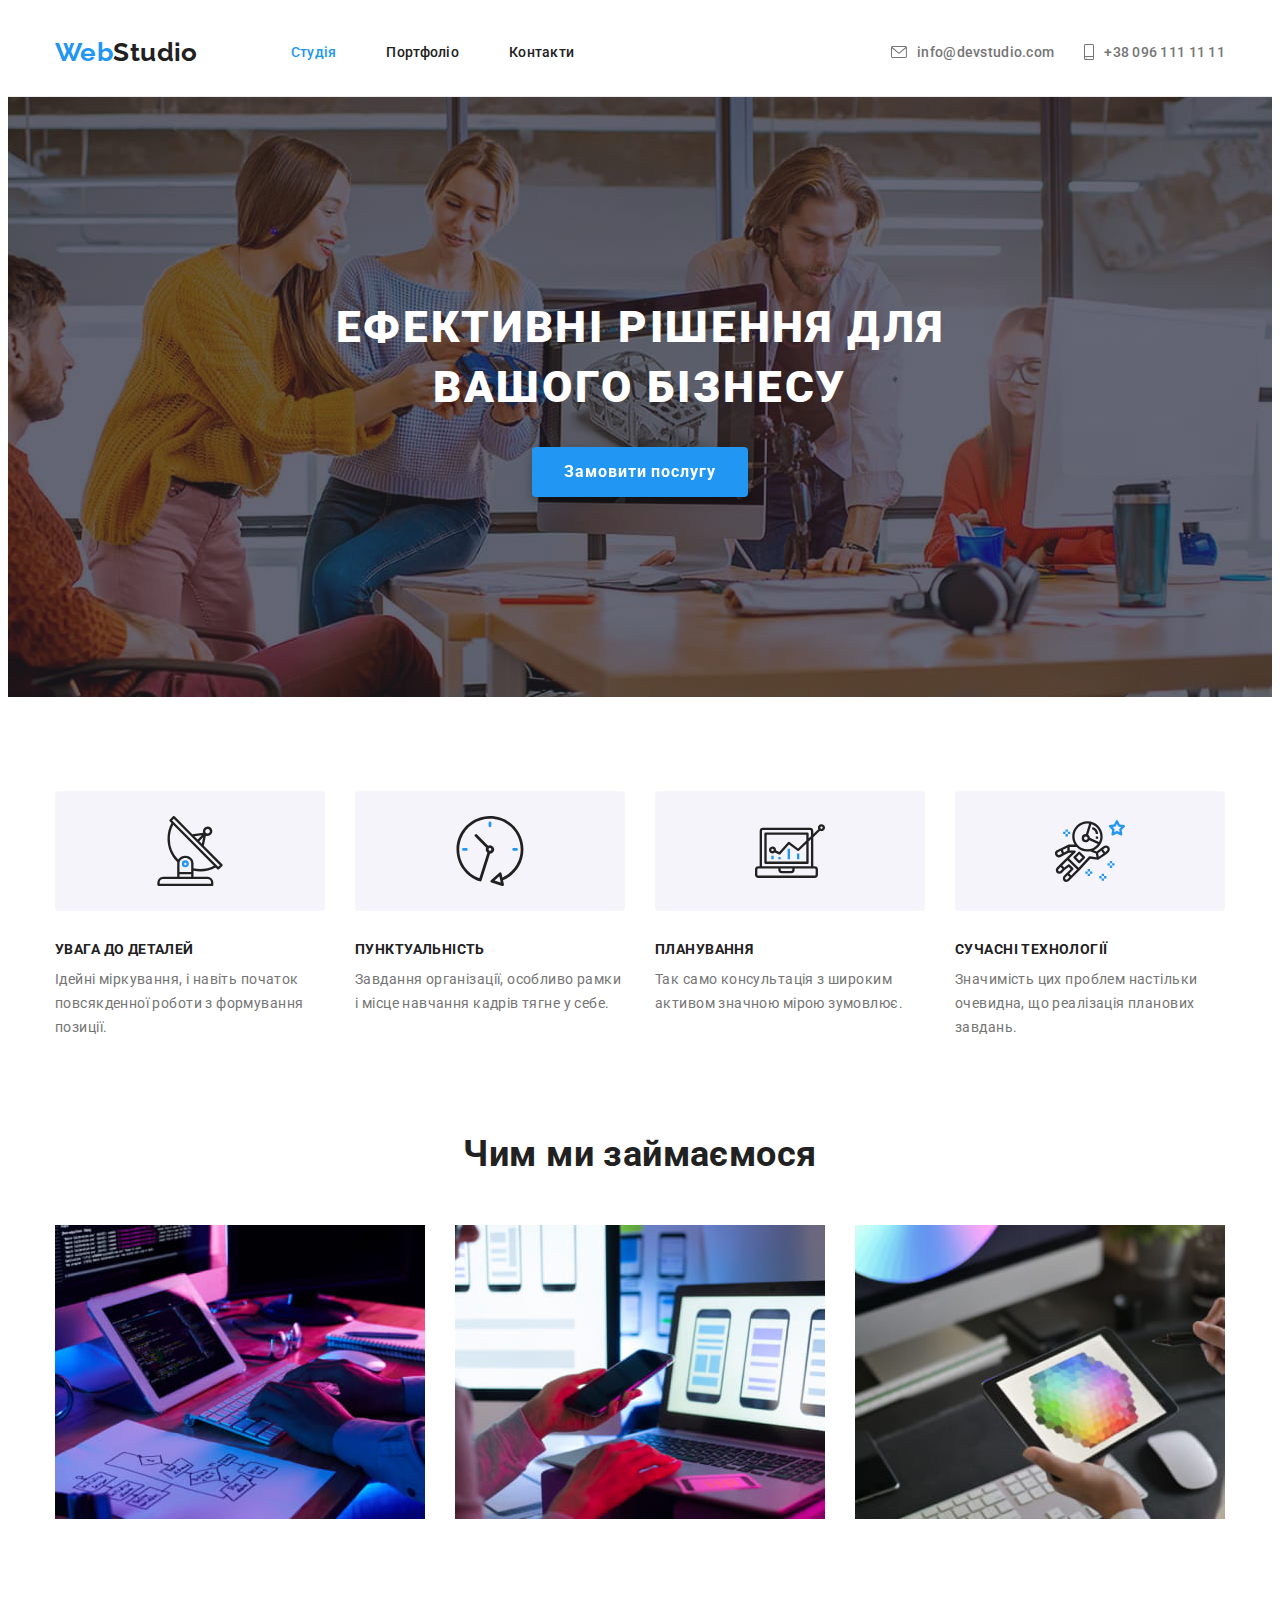
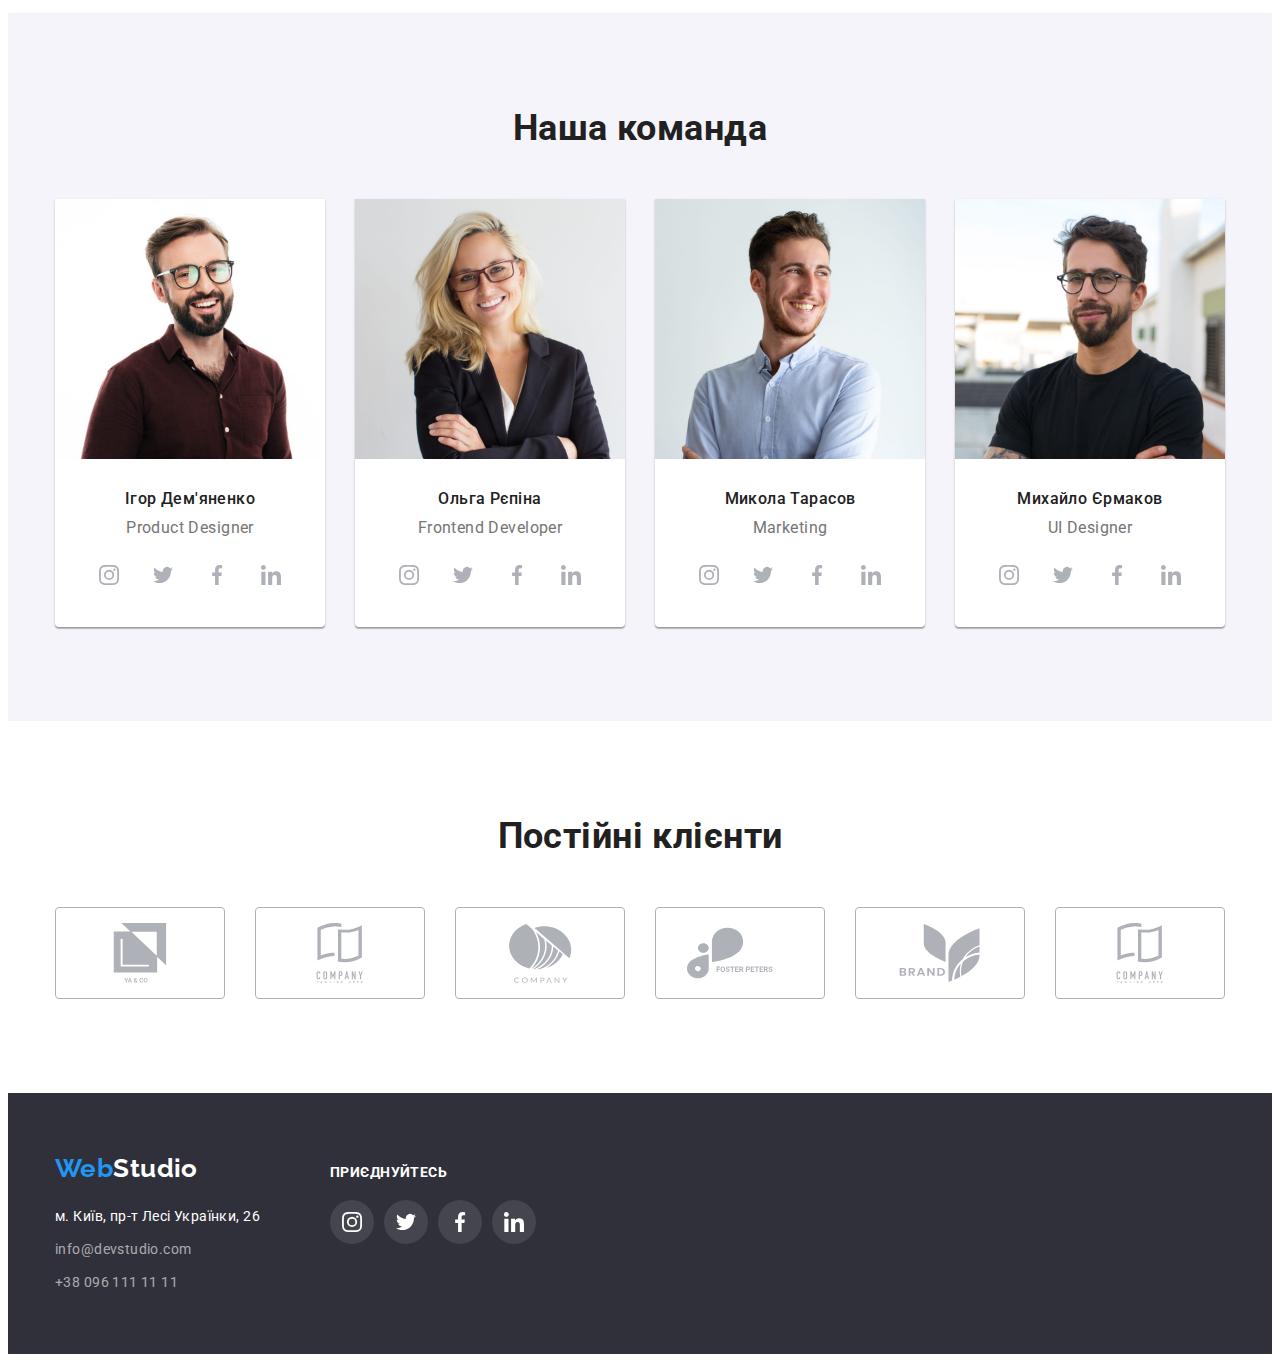
<file: index.html>
<!DOCTYPE html>
<html lang="uk">
  <head>
    <meta charset="UTF-8" />
    <meta http-equiv="X-UA-Compatible" content="IE=edge" />
    <meta name="viewport" content="width=device-width, initial-scale=1.0" />
    <title>Document</title>
    <!-- Шрифти -->
    <link rel="preconnect" href="https://fonts.googleapis.com" />
    <link rel="preconnect" href="https://fonts.gstatic.com" crossorigin />
    <link
      href="https://fonts.googleapis.com/css2?family=Raleway:wght@700&family=Roboto:wght@400;500;700;900&display=swap"
      rel="stylesheet"
    />
    <!-- Стилі -->
    <!-- Спочатку нормалізатор -->
    <link
      rel="stylesheet"
      href="https://cdnjs.cloudflare.com/ajax/libs/modern-normalize/1.1.0/modern-normalize.min.css"
      integrity="sha512-wpPYUAdjBVSE4KJnH1VR1HeZfpl1ub8YT/NKx4PuQ5NmX2tKuGu6U/JRp5y+Y8XG2tV+wKQpNHVUX03MfMFn9Q=="
      crossorigin="anonymous"
      referrerpolicy="no-referrer"
    />
    <!-- Власні стилі -->
    <link rel="stylesheet" href="./CSS/styles.css" />
  </head>
  <body class="page">
    <!--шапка-->
    <header class="header">
      <div class="container">
        <nav class="header-nav">
          <a class="logo header-logo" href="./index.html">
            <span class="logo-first-word">Web</span>Studio</a
          >
          <ul class="list header-list">
            <li class="header-item">
              <a class="header-nav-link link current-page" href="./index.html">Студія</a>
            </li>
            <li class="header-item">
              <a class="header-nav-link link" href="./portfilio.html">Портфоліо</a>
            </li>
            <li class="header-item">
              <!-- тимчасовий якір -->
              <a class="header-nav-link link" href="#contacts">Контакти</a>
            </li>
          </ul>
        </nav>
        <ul class="list header-cont-list">
          <li class="header-item">
            <a class="header-cont-link link" href="mailto:info@devstudio.com">
              <svg class="header-cont-icon" width="16" height="12">
                <use href="./images/icons.svg#envelope"></use>
              </svg>
              info@devstudio.com</a
            >
          </li>
          <li class="header-item">
            <a class="header-cont-link link" href="tel:+380961111111">
              <svg class="header-cont-icon" width="10" height="16">
                <use href="./images/icons.svg#smartphone"></use>
              </svg>
              +38 096 111 11 11</a
            >
          </li>
        </ul>
      </div>
    </header>

    <main>
      <!--секція "герой" -->
      <section class="hero section">
        <div class="container">
          <h1 class="hero-title">Ефективні рішення для вашого бізнесу</h1>
          <button class="btn" type="button">Замовити послугу</button>
        </div>
      </section>

      <!-- секція "особливості команди" -->
      <section class="section-special section">
        <div class="container">
          <h2 class="visually-hidden">Переваги нашої команди</h2>
          <ul class="list special-list">
            <li class="special-item">
              <div class="special-thumb">
                <svg class="special-icon" width="70" height="70">
                  <use href="./images/icons.svg#antenna"></use>
                </svg>
              </div>
              <h3 class="special-title">УВАГА ДО ДЕТАЛЕЙ</h3>
              <p class="special-text">
                Ідейні міркування, &#105; навіть початок повсякденної роботи з формування позиції.
              </p>
            </li>
            <li class="special-item">
              <div class="special-thumb">
                <svg class="special-icon" width="70" height="70">
                  <use href="./images/icons.svg#clock"></use>
                </svg>
              </div>
              <h3 class="special-title">ПУНКТУАЛЬНІСТЬ</h3>
              <p class="special-text">
                Завдання організації, особливо рамки &#105; місце навчання кадрів тягне у себе.
              </p>
            </li>
            <li class="special-item">
              <div class="special-thumb">
                <svg class="special-icon" width="70" height="70">
                  <use href="./images/icons.svg#diagram"></use>
                </svg>
              </div>
              <h3 class="special-title">ПЛАНУВАННЯ</h3>
              <p class="special-text">
                Так само консультація з широким активом значною мірою зумовлює.
              </p>
            </li>
            <li class="special-item">
              <div class="special-thumb">
                <svg class="special-icon" width="70" height="70">
                  <use href="./images/icons.svg#astronaut"></use>
                </svg>
              </div>
              <h3 class="special-title">СУЧАСНІ ТЕХНОЛОГІЇ</h3>
              <p class="special-text">
                Значимість цих проблем настільки очевидна, що реалізація планових завдань.
              </p>
            </li>
          </ul>
        </div>
      </section>

      <!--секція "чим ми займаємося"-->
      <section class="section-what section">
        <div class="container">
          <h2 class="section-title">Чим ми займаємося</h2>
          <ul class="list sec-wht-list">
            <li class="sec-wht-item">
              <img
                class="img"
                src="./images/ourworks/img-1-squoosh.jpg"
                alt="Програмування"
                title="Програмування"
                width="370"
                height="294"
              />
            </li>
            <li class="sec-wht-item">
              <img
                class="img"
                src="./images/ourworks/img-2-squoosh.jpg"
                alt="Верстка"
                title="Верстка"
                width="370"
                height="294"
              />
            </li>
            <li class="sec-wht-item">
              <img
                class="img"
                src="./images/ourworks/img-3-squoosh.jpg"
                alt="Дизайн"
                title="Дизайн"
                width="370"
                height="294"
              />
            </li>
          </ul>
        </div>
      </section>

      <!--секція "наша команда" -->
      <section class="section-team section">
        <div class="container">
          <h2 class="section-title">Наша команда</h2>
          <ul class="list sec-team-list">
            <li class="sec-team-item">
              <img
                class="img"
                src="./images/team/img-demianenko-squoosh.jpg"
                alt="Ігор Дем'яненко"
                title="Ігор Дем'яненко"
                width="270"
                height="260"
              />
              <div class="team-thumb">
                <h3 class="team-name">Ігор Дем'яненко</h3>
                <p class="team-position">Product Designer</p>
                <ul class="list team-socials-list">
                  <li class="team-socials-item">
                    <a
                      class="team-socials-link"
                      href="https://www.instagram.com/"
                      target="_blank"
                      rel="noreferrer noopener"
                      aria-label="Instagram"
                    >
                      <svg class="team-socials-icon" width="20" height="20">
                        <use href="./images/icons.svg#instagram"></use>
                      </svg>
                    </a>
                  </li>
                  <li class="team-socials-item">
                    <a
                      class="team-socials-link"
                      href="https://twitter.com/"
                      target="_blank"
                      rel="noreferrer noopener"
                      aria-label="Twitter"
                    >
                      <svg class="team-socials-icon" width="20" height="20">
                        <use href="./images/icons.svg#twitter"></use>
                      </svg>
                    </a>
                  </li>
                  <li class="team-socials-item">
                    <a
                      class="team-socials-link"
                      href="https://www.facebook.com/"
                      target="_blank"
                      rel="noreferrer noopener"
                      aria-label="Facebook"
                    >
                      <svg class="team-socials-icon" width="20" height="20">
                        <use href="./images/icons.svg#facebook"></use>
                      </svg>
                    </a>
                  </li>
                  <li class="team-socials-item">
                    <a
                      class="team-socials-link"
                      href="https://www.LinkedIn.com/"
                      target="_blank"
                      rel="noreferrer noopener"
                      aria-label="LinkedIn"
                    >
                      <svg class="team-socials-icon" width="20" height="20">
                        <use href="./images/icons.svg#linkedin"></use>
                      </svg>
                    </a>
                  </li>
                </ul>
              </div>
            </li>
            <li class="sec-team-item">
              <img
                class="img"
                src="./images/team/img-repina-squoosh.jpg"
                alt="Ольга Рєпіна"
                title="Ольга Рєпіна"
                width="270"
                height="260"
              />
              <div class="team-thumb">
                <h3 class="team-name">Ольга Рєпіна</h3>
                <p class="team-position">Frontend Developer</p>
                <ul class="list team-socials-list">
                  <li class="team-socials-item">
                    <a
                      class="team-socials-link"
                      href="https://www.instagram.com/"
                      target="_blank"
                      rel="noreferrer noopener"
                      aria-label="Instagram"
                    >
                      <svg class="team-socials-icon" width="20" height="20">
                        <use href="./images/icons.svg#instagram"></use>
                      </svg>
                    </a>
                  </li>
                  <li class="team-socials-item">
                    <a
                      class="team-socials-link"
                      href="https://twitter.com/"
                      target="_blank"
                      rel="noreferrer noopener"
                      aria-label="Twitter"
                    >
                      <svg class="team-socials-icon" width="20" height="20">
                        <use href="./images/icons.svg#twitter"></use>
                      </svg>
                    </a>
                  </li>
                  <li class="team-socials-item">
                    <a
                      class="team-socials-link"
                      href="https://www.facebook.com/"
                      target="_blank"
                      rel="noreferrer noopener"
                      aria-label="Facebook"
                    >
                      <svg class="team-socials-icon" width="20" height="20">
                        <use href="./images/icons.svg#facebook"></use>
                      </svg>
                    </a>
                  </li>
                  <li class="team-socials-item">
                    <a
                      class="team-socials-link"
                      href="https://www.LinkedIn.com/"
                      target="_blank"
                      rel="noreferrer noopener"
                      aria-label="LinkedIn"
                    >
                      <svg class="team-socials-icon" width="20" height="20">
                        <use href="./images/icons.svg#linkedin"></use>
                      </svg>
                    </a>
                  </li>
                </ul>
              </div>
            </li>
            <li class="sec-team-item">
              <img
                class="img"
                src="./images/team/img-tarasov-squoosh.jpg"
                alt="Микола Тарасов"
                title="Микола Тарасов"
                width="270"
                height="260"
              />
              <div class="team-thumb">
                <h3 class="team-name">Микола Тарасов</h3>
                <p class="team-position">Marketing</p>
                <ul class="list team-socials-list">
                  <li class="team-socials-item">
                    <a
                      class="team-socials-link"
                      href="https://www.instagram.com/"
                      target="_blank"
                      rel="noreferrer noopener"
                      aria-label="Instagram"
                    >
                      <svg class="team-socials-icon" width="20" height="20">
                        <use href="./images/icons.svg#instagram"></use>
                      </svg>
                    </a>
                  </li>
                  <li class="team-socials-item">
                    <a
                      class="team-socials-link"
                      href="https://twitter.com/"
                      target="_blank"
                      rel="noreferrer noopener"
                      aria-label="Twitter"
                    >
                      <svg class="team-socials-icon" width="20" height="20">
                        <use href="./images/icons.svg#twitter"></use>
                      </svg>
                    </a>
                  </li>
                  <li class="team-socials-item">
                    <a
                      class="team-socials-link"
                      href="https://www.facebook.com/"
                      target="_blank"
                      rel="noreferrer noopener"
                      aria-label="Facebook"
                    >
                      <svg class="team-socials-icon" width="20" height="20">
                        <use href="./images/icons.svg#facebook"></use>
                      </svg>
                    </a>
                  </li>
                  <li class="team-socials-item">
                    <a
                      class="team-socials-link"
                      href="https://www.LinkedIn.com/"
                      target="_blank"
                      rel="noreferrer noopener"
                      aria-label="LinkedIn"
                    >
                      <svg class="team-socials-icon" width="20" height="20">
                        <use href="./images/icons.svg#linkedin"></use>
                      </svg>
                    </a>
                  </li>
                </ul>
              </div>
            </li>
            <li class="sec-team-item">
              <img
                class="img"
                src="./images/team/img-ermakov-squoosh.jpg"
                alt="Михайло Єрмаков"
                title="Михайло Єрмаков"
                width="270"
                height="260"
              />
              <div class="team-thumb">
                <h3 class="team-name">Михайло Єрмаков</h3>
                <p class="team-position">UI Designer</p>
                <ul class="list team-socials-list">
                  <li class="team-socials-item">
                    <a
                      class="team-socials-link"
                      href="https://www.instagram.com/"
                      target="_blank"
                      rel="noreferrer noopener"
                      aria-label="Instagram"
                    >
                      <svg class="team-socials-icon" width="20" height="20">
                        <use href="./images/icons.svg#instagram"></use>
                      </svg>
                    </a>
                  </li>
                  <li class="team-socials-item">
                    <a
                      class="team-socials-link"
                      href="https://twitter.com/"
                      target="_blank"
                      rel="noreferrer noopener"
                      aria-label="Twitter"
                    >
                      <svg class="team-socials-icon" width="20" height="20">
                        <use href="./images/icons.svg#twitter"></use>
                      </svg>
                    </a>
                  </li>
                  <li class="team-socials-item">
                    <a
                      class="team-socials-link"
                      href="https://www.facebook.com/"
                      target="_blank"
                      rel="noreferrer noopener"
                      aria-label="Facebook"
                    >
                      <svg class="team-socials-icon" width="20" height="20">
                        <use href="./images/icons.svg#facebook"></use>
                      </svg>
                    </a>
                  </li>
                  <li class="team-socials-item">
                    <a
                      class="team-socials-link"
                      href="https://www.LinkedIn.com/"
                      target="_blank"
                      rel="noreferrer noopener"
                      aria-label="LinkedIn"
                    >
                      <svg class="team-socials-icon" width="20" height="20">
                        <use href="./images/icons.svg#linkedin"></use>
                      </svg>
                    </a>
                  </li>
                </ul>
              </div>
            </li>
          </ul>
        </div>
      </section>

      <!-- секція Постіні клієнти -->
      <section class="section-clients section">
        <div class="container">
          <h2 class="section-title">Постійні клієнти</h2>
          <ul class="list section-clients-list">
            <li class="sec-clients-item">
              <a
                class="sec-clients-link"
                href="about:blank"
                target="_blank"
                rel="noreferrer noopener"
                aria-label=""
              >
                <svg class="clients-icons" width="106" height="60">
                  <use href="./images/icons.svg#client-1"></use>
                </svg>
              </a>
            </li>

            <li class="sec-clients-item">
              <a
                class="sec-clients-link"
                href="about:blank"
                target="_blank"
                rel="noreferrer noopener"
                aria-label=""
              >
                <svg class="clients-icons" width="106" height="60">
                  <use href="./images/icons.svg#client-2"></use>
                </svg>
              </a>
            </li>
            <li class="sec-clients-item">
              <a
                class="sec-clients-link"
                href="about:blank"
                target="_blank"
                rel="noreferrer noopener"
                aria-label=""
              >
                <svg class="clients-icons" width="106" height="60">
                  <use href="./images/icons.svg#client-3"></use>
                </svg>
              </a>
            </li>
            <li class="sec-clients-item">
              <a
                class="sec-clients-link"
                href="about:blank"
                target="_blank"
                rel="noreferrer noopener"
                aria-label=""
              >
                <svg class="clients-icons" width="106" height="60">
                  <use href="./images/icons.svg#client-4"></use>
                </svg>
              </a>
            </li>
            <li class="sec-clients-item">
              <a
                class="sec-clients-link"
                href="about:blank"
                target="_blank"
                rel="noreferrer noopener"
                aria-label=""
              >
                <svg class="clients-icons" width="106" height="60">
                  <use href="./images/icons.svg#client-5"></use>
                </svg>
              </a>
            </li>
            <li class="sec-clients-item">
              <a
                class="sec-clients-link"
                href="about:blank"
                target="_blank"
                rel="noreferrer noopener"
                aria-label=""
              >
                <svg class="clients-icons" width="106" height="60">
                  <use href="./images/icons.svg#client-2"></use>
                </svg>
              </a>
            </li>
          </ul>
        </div>
      </section>
    </main>

    <!--підвал-->
    <footer class="footer">
      <div class="container">
        <div class="footer-common">
          <div class="footer-addr">
            <a class="logo footer-logo" href="./index.html">
              <span class="logo-first-word">Web</span>Studio
            </a>
            <address class="footer-contacts-address" id="contacts">
              <ul class="list footer-list">
                <li class="footer-item">
                  <a
                    class="link-map"
                    href="https://goo.gl/maps/pMzpVghWTdphN7kk7"
                    target="_blank"
                    rel="noopener noreferrer"
                  >
                    м. Київ, пр-т Лесі Українки, 26
                  </a>
                </li>
                <li class="footer-item">
                  <a class="footer-link link" href="mailto:info@devstudio.com"
                    >info@devstudio.com</a
                  >
                </li>
                <li class="footer-item">
                  <a class="footer-link link" href="tel:+380961111111">+38 096 111 11 11</a>
                </li>
              </ul>
            </address>
          </div>
          <div class="footer-wecome-socials">
            <h3 class="footer-welcome">ПРИЄДНУЙТЕСЬ</h3>
            <ul class="list footer-socials-list">
              <li class="footer-socials-item">
                <a
                  class="footer-socials-link"
                  href="https://www.instagram.com/"
                  target="_blank"
                  rel="noreferrer noopener"
                  aria-label="Instagram"
                >
                  <svg class="footer-socials-icon" width="20" height="20">
                    <use href="./images/icons.svg#instagram"></use>
                  </svg>
                </a>
              </li>
              <li class="footer-socials-item">
                <a
                  class="footer-socials-link"
                  href="https://twitter.com/"
                  target="_blank"
                  rel="noreferrer noopener"
                  aria-label="Twitter"
                >
                  <svg class="footer-socials-icon" width="20" height="20">
                    <use href="./images/icons.svg#twitter"></use>
                  </svg>
                </a>
              </li>
              <li class="footer-socials-item">
                <a
                  class="footer-socials-link"
                  href="https://www.facebook.com/"
                  target="_blank"
                  rel="noreferrer noopener"
                  aria-label="Facebook"
                >
                  <svg class="footer-socials-icon" width="20" height="20">
                    <use href="./images/icons.svg#facebook"></use>
                  </svg>
                </a>
              </li>
              <li class="footer-socials-item">
                <a
                  class="footer-socials-link"
                  href="https://www.LinkedIn.com/"
                  target="_blank"
                  rel="noreferrer noopener"
                  aria-label="LinkedIn"
                >
                  <svg class="footer-socials-icon" width="20" height="20">
                    <use href="./images/icons.svg#linkedin"></use>
                  </svg>
                </a>
              </li>
            </ul>
          </div>
        </div>
      </div>
    </footer>
  </body>
</html>
</file>
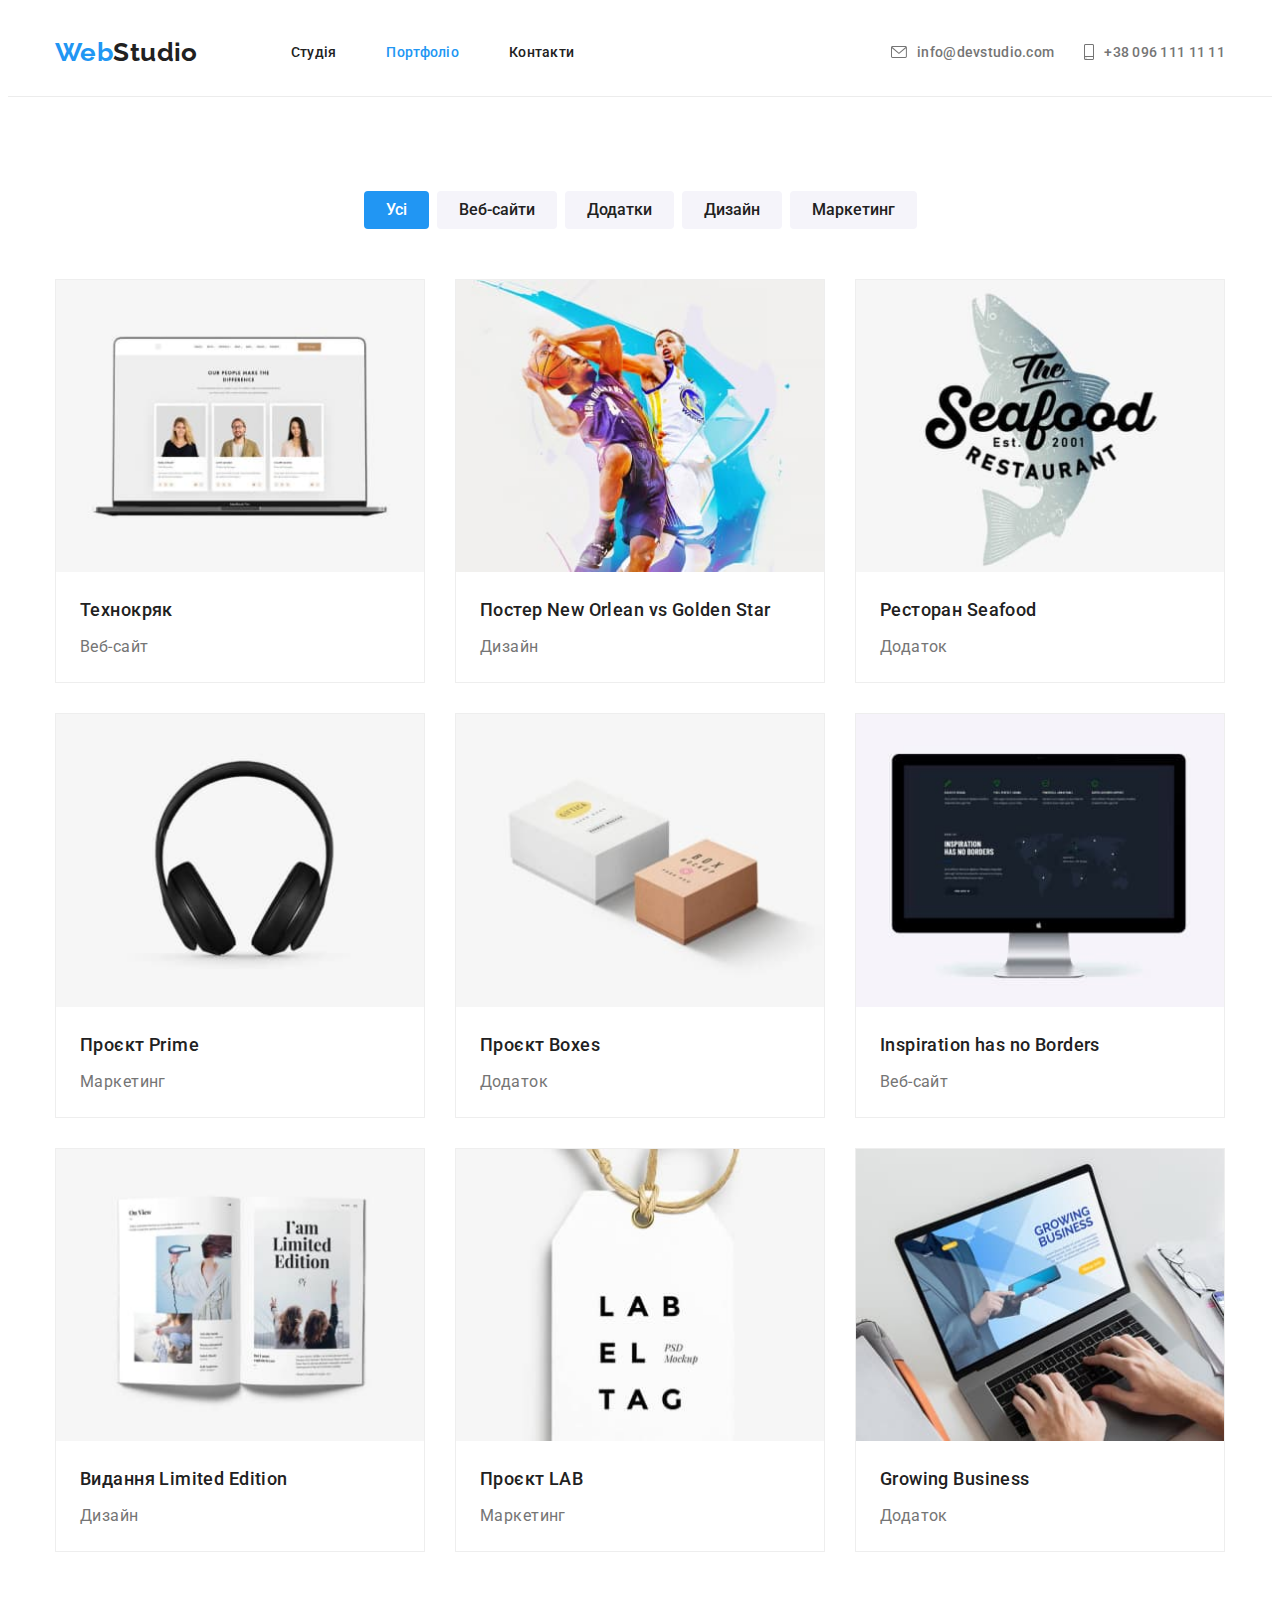
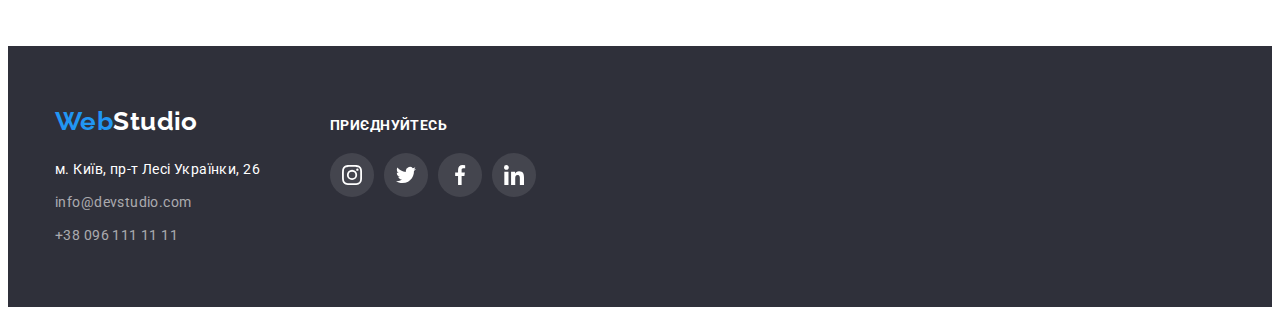
<file: portfilio.html>
<!DOCTYPE html>
<html lang="uk">
  <head>
    <meta charset="UTF-8" />
    <meta http-equiv="X-UA-Compatible" content="IE=edge" />
    <meta name="viewport" content="width=device-width, initial-scale=1.0" />
    <title>Document</title>
    <!-- Шрифти -->
    <link rel="preconnect" href="https://fonts.googleapis.com" />
    <link rel="preconnect" href="https://fonts.gstatic.com" crossorigin />
    <link
      href="https://fonts.googleapis.com/css2?family=Raleway:wght@700&family=Roboto:wght@400;500;700;900&display=swap"
      rel="stylesheet"
    />
    <!-- Стилі -->
    <!-- Спочатку нормалізатор -->
    <link
      rel="stylesheet"
      href="https://cdnjs.cloudflare.com/ajax/libs/modern-normalize/1.1.0/modern-normalize.min.css"
      integrity="sha512-wpPYUAdjBVSE4KJnH1VR1HeZfpl1ub8YT/NKx4PuQ5NmX2tKuGu6U/JRp5y+Y8XG2tV+wKQpNHVUX03MfMFn9Q=="
      crossorigin="anonymous"
      referrerpolicy="no-referrer"
    />
    <!-- Власні стилі -->
    <link rel="stylesheet" href="./CSS/styles.css" />
  </head>
  <body>
    <!--шапка -->
    <header class="header">
      <div class="container">
        <nav class="header-nav">
          <a class="logo header-logo" href="./index.html">
            <span class="logo-first-word">Web</span>Studio</a
          >
          <ul class="list header-list">
            <li class="header-item">
              <a class="header-nav-link link" href="./index.html">Студія</a>
            </li>
            <li class="header-item">
              <a class="header-nav-link link current-page" href="./portfilio.html">Портфоліо</a>
            </li>
            <li class="header-item">
              <!-- тимчасовий якір -->
              <a class="header-nav-link link" href="#contacts">Контакти</a>
            </li>
          </ul>
        </nav>
        <ul class="list header-cont-list">
          <li class="header-item">
            <a class="header-cont-link link" href="mailto:info@devstudio.com">
              <svg class="header-cont-icon" width="16" height="12">
                <use href="./images/icons.svg#envelope"></use>
              </svg>
              info@devstudio.com</a
            >
          </li>
          <li class="header-item">
            <a class="header-cont-link link" href="tel:+380961111111">
              <svg class="header-cont-icon" width="10" height="16">
                <use href="./images/icons.svg#smartphone"></use>
              </svg>
              +38 096 111 11 11</a
            >
          </li>
        </ul>
      </div>
    </header>
    <main>
      <section class="section-projects section">
        <div class="container">
          <h1 class="visually-hidden">"Портфоліо"</h1>
          <!-- "радіокнопки" -->
          <ul class="list sec-prj-list-rbtn">
            <li class="sec-prj-item-rbtn">
              <button class="rbtn current-rbtn" type="button">Усі</button>
            </li>
            <li class="sec-prj-item-rbtn"><button class="rbtn" type="button">Веб-сайти</button></li>
            <li class="sec-prj-item-rbtn"><button class="rbtn" type="button">Додатки</button></li>
            <li class="sec-prj-item-rbtn"><button class="rbtn" type="button">Дизайн</button></li>
            <li class="sec-prj-item-rbtn"><button class="rbtn" type="button">Маркетинг</button></li>
          </ul>

          <!-- список проектів -->
          <ul class="list sec-prg-list">
            <li class="sec-prg-item">
              <img
                src="./images/portfolio/img-1-sq.jpg"
                alt="ноутбук із зразком сторінки сайта"
                width="370"
                height="294"
              />
              <h3 class="project-name">Технокряк</h3>
              <p class="project-text">Веб-сайт</p>
            </li>
            <li class="sec-prg-item">
              <img
                src="./images/portfolio/img-2-sq.jpg"
                alt="рекламний постер із баскетболістами"
                width="370"
                height="294"
              />
              <h3 class="project-name">Постер New Orlean vs Golden Star</h3>
              <p class="project-text">Дизайн</p>
            </li>
            <li class="sec-prg-item">
              <img
                src="./images/portfolio/img-3-sq.jpg"
                alt="зразок макету логотипа ресторана"
                width="370"
                height="294"
              />
              <h3 class="project-name">Ресторан Seafood</h3>
              <p class="project-text">Додаток</p>
            </li>
            <li class="sec-prg-item">
              <img
                src="./images/portfolio/img-4-sq.jpg"
                alt="фото навушників"
                width="370"
                height="294"
              />
              <h3 class="project-name">Проєкт Prime</h3>
              <p class="project-text">Маркетинг</p>
            </li>
            <li class="sec-prg-item">
              <img
                src="./images/portfolio/img-5-sq.jpg"
                alt="зразки дизайну коробок"
                width="370"
                height="294"
              />
              <h3 class="project-name">Проєкт Boxes</h3>
              <p class="project-text">Додаток</p>
            </li>
            <li class="sec-prg-item">
              <img
                src="./images/portfolio/img-6-sq.jpg"
                alt="монітор з зображенням макету сторінки сайта"
                width="370"
                height="294"
              />
              <h3 class="project-name">Inspiration has no Borders</h3>
              <p class="project-text">Веб-сайт</p>
            </li>
            <li class="sec-prg-item">
              <img
                src="./images/portfolio/img-7-sq.jpg"
                alt="розкрита книга з ілюстраціями"
                width="370"
                height="294"
              />
              <h3 class="project-name">Видання Limited Edition</h3>
              <p class="project-text">Дизайн</p>
            </li>
            <li class="sec-prg-item">
              <img
                src="./images/portfolio/img-8-sq.jpg"
                alt="бірка з прикладом дизайну"
                width="370"
                height="294"
              />
              <h3 class="project-name">Проєкт LAB</h3>
              <p class="project-text">Маркетинг</p>
            </li>
            <li class="sec-prg-item">
              <img
                src="./images/portfolio/img-9-sq.jpg"
                alt="людина працює за ноутбуком"
                width="370"
                height="294"
              />
              <h3 class="project-name">Growing Business</h3>
              <p class="project-text">Додаток</p>
            </li>
          </ul>
        </div>
      </section>
    </main>
    <!--підвал-->
    <footer class="footer">
      <div class="container">
        <div class="footer-common">
          <div class="footer-addr">
            <a class="logo footer-logo" href="./index.html">
              <span class="logo-first-word">Web</span>Studio
            </a>
            <address class="footer-contacts-address" id="contacts">
              <ul class="list footer-list">
                <li class="footer-item">
                  <a
                    class="link-map"
                    href="https://goo.gl/maps/pMzpVghWTdphN7kk7"
                    target="_blank"
                    rel="noopener noreferrer"
                  >
                    м. Київ, пр-т Лесі Українки, 26
                  </a>
                </li>
                <li class="footer-item">
                  <a class="footer-link link" href="mailto:info@devstudio.com"
                    >info@devstudio.com</a
                  >
                </li>
                <li class="footer-item">
                  <a class="footer-link link" href="tel:+380961111111">+38 096 111 11 11</a>
                </li>
              </ul>
            </address>
          </div>
          <div class="footer-wecome-socials">
            <h3 class="footer-welcome">ПРИЄДНУЙТЕСЬ</h3>
            <ul class="list footer-socials-list">
              <li class="footer-socials-item">
                <a
                  class="footer-socials-link"
                  href="https://www.instagram.com/"
                  target="_blank"
                  rel="noreferrer noopener"
                  aria-label="Instagram"
                >
                  <svg class="footer-socials-icon" width="20" height="20">
                    <use href="./images/icons.svg#instagram"></use>
                  </svg>
                </a>
              </li>
              <li class="footer-socials-item">
                <a
                  class="footer-socials-link"
                  href="https://twitter.com/"
                  target="_blank"
                  rel="noreferrer noopener"
                  aria-label="Twitter"
                >
                  <svg class="footer-socials-icon" width="20" height="20">
                    <use href="./images/icons.svg#twitter"></use>
                  </svg>
                </a>
              </li>
              <li class="footer-socials-item">
                <a
                  class="footer-socials-link"
                  href="https://www.facebook.com/"
                  target="_blank"
                  rel="noreferrer noopener"
                  aria-label="Facebook"
                >
                  <svg class="footer-socials-icon" width="20" height="20">
                    <use href="./images/icons.svg#facebook"></use>
                  </svg>
                </a>
              </li>
              <li class="footer-socials-item">
                <a
                  class="footer-socials-link"
                  href="https://www.LinkedIn.com/"
                  target="_blank"
                  rel="noreferrer noopener"
                  aria-label="LinkedIn"
                >
                  <svg class="footer-socials-icon" width="20" height="20">
                    <use href="./images/icons.svg#linkedin"></use>
                  </svg>
                </a>
              </li>
            </ul>
          </div>
        </div>
      </div>
    </footer>
  </body>
</html>
</file>
<file: CSS/styles.css>
:root {
  /* Fonts */
  --main-font: Roboto, sans-serif;
  --secondary-font: Raleway, sans-serif;

  /* Text */
  --main-headers-color: #212121;
  --main-txt-color: #757575;
  --main-accent-color: #2196f3;
  --light-txt-color: #ffffff;
  --light-footer-links-cl: rgba(255, 255, 255, 0.6);
  --icons-color: #afb1b8;

  /* Background */
  background-color: #ffffff;
  --background-secondary-cl: #2f303a;
  --background-elements: #f5f4fa;
  --background-light-cl: #ffffff;

  /* Other */
  --number-of-gaps-two: 2;
  --number-of-gaps-three: 3;
  --number-of-items-three: 3;
  --number-of-items-four: 4;
}

body {
  font-family: var(--main-font);
  color: var(--main-txt-color);
  font-size: 14px;
  line-height: calc(24 / 14);
  letter-spacing: 0.03em;
}

/* reset */
html {
  box-sizing: border-box;
}

*,
*::after,
*::before {
  box-sizing: inherit;
}

/* Стили для обнуления верхних отступов у элементов */
h1,
h2,
h3,
h4,
h5,
h6,
p {
  margin: 0;
}

/* Свойства для корректного отображения картинок */
img {
  display: block;
  max-width: 100%;
  height: auto;
}

/* Свойства для обнуления курсива у address */
address {
  font-style: normal;
}

/* Класс для обнуления базовых свойств у ссылок */
.link {
  text-decoration: none;
  color: inherit;
}

/* Класс для обнуления базовых свойств у списков (ul) */
.list {
  list-style: none;
  margin: 0;
  padding: 0;
}

/* утилити */
.section {
  padding-top: 94px;
  padding-bottom: 94px;

  /* local tools */
  /* outline: 2px solid blue;
  outline-offset: -2px; */
}

.container {
  width: 1200px;

  padding-left: 15px;
  padding-right: 15px;

  margin-left: auto;
  margin-right: auto;

  /* local tools */
  /* outline: 2px solid tomato;
  outline-offset: -2px; */
}

.visually-hidden {
  position: absolute;
  width: 1px;
  height: 1px;
  margin: -1px;
  border: 0;
  padding: 0;

  white-space: nowrap;
  clip-path: inset(100%);
  clip: rect(0 0 0 0);
  overflow: hidden;
}

/* шапка */
.header {
  border-bottom: 1px solid #ececec;
  padding-top: 24px;
  padding-bottom: 24px;
}

.header .container {
  display: flex;
  align-items: center;
}

.logo {
  font-family: var(--secondary-font);
  font-style: normal;
  font-weight: 700;
  font-size: 26px;
  line-height: calc(31 / 26);
  color: var(--main-headers-color);
  text-decoration: none;
}

.header-logo {
  /* на макеті 93px */
  padding-right: 93px;
}

.logo-first-word {
  color: var(--main-accent-color);
}

.header-nav {
  display: flex;
  margin-right: auto;
  align-items: center;
}

.header-list {
  display: flex;
  justify-content: center;
  align-items: center;
  gap: 50px;
}

.header-cont-list {
  display: flex;
  justify-content: center;
  align-items: center;
  gap: 30px;
}

.header-item {
  display: flex;
  justify-content: center;
  align-items: center;
}

.header-cont-icon {
  margin-right: 10px;
}

.header-nav-link,
.header-cont-link {
  font-weight: 500;
  line-height: calc(16 / 14);
  letter-spacing: 0.02em;
  padding-top: 12px;
  padding-bottom: 12px;
}

.header-nav-link {
  color: var(--main-headers-color);
}

.header-cont-link {
  display: flex;
  align-items: center;
  color: var(--main-txt-color);
}

/* поточна сторінка */
.current-page {
  color: var(--main-accent-color);
}

.header-nav-link:hover,
.header-nav-link:focus,
/* .header-cont-link:hover,
.header-cont-link:focus, */
.logo:hover,
.logo:focus {
  color: var(--main-accent-color);
}

.header-cont-link {
  fill: var(--main-txt-color);
}

.header-cont-link:hover,
.header-cont-link:focus,
.header-cont-icon:hover,
.header-cont-icon:focus {
  color: var(--main-accent-color);
  fill: var(--main-accent-color);
}

/* герой */
.hero {
  height: 600px;
  max-width: 1600px;
  margin: 0 auto;

  background-color: var(--background-secondary-cl);

  background-image: linear-gradient(to right, rgba(47, 48, 58, 0.4), rgba(47, 48, 58, 0.4)),
    url('../images/hero/Img-sq.jpg');
  background-repeat: no-repeat;
  background-size: cover;
  background-position: center;

  text-align: center;
  padding-top: 200px;
  padding-bottom: 200px;
}

.hero-title {
  width: 696px;
  margin-left: auto;
  margin-right: auto;
  margin-bottom: 30px;
  font-weight: 900;
  font-size: 44px;
  line-height: calc(60 / 44);
  text-align: center;
  letter-spacing: 0.06em;
  text-transform: uppercase;
  color: var(--light-txt-color);
}

.btn {
  font-family: inherit;
  font-weight: 700;
  font-size: 16px;
  line-height: calc(30 / 16);
  letter-spacing: 0.06em;
  width: 216px;
  height: 50px;
  color: var(--light-txt-color);
  background-color: var(--main-accent-color);

  border-radius: 4px;
  border: 0;
  filter: drop-shadow(0px 4px 4px rgba(0, 0, 0, 0.25));
  cursor: pointer;
}

.btn:hover,
.btn:focus {
  background-color: var(--background-elements);
  color: var(--main-headers-color);
}

/* секція особливостей */
.special-list {
  display: flex;
  flex-wrap: wrap;
  gap: 30px;
}

.special-title {
  margin-bottom: 10px;
  font-size: 14px;
  line-height: calc(16 / 14);
  text-transform: uppercase;
  color: var(--main-headers-color);
}

.special-item {
  width: 270px;
  flex-basis: calc((100% - 30px * var(--number-of-gaps-three)) / var(--number-of-items-four));
}

.special-thumb {
  display: flex;
  justify-content: center;
  align-items: center;
  width: 270px;
  height: 120px;
  margin-bottom: 30px;

  background-size: cover;
  background-color: var(--background-elements);
  border-radius: 4px;
}

/* секція "чим займаємось" */
.section-what {
  padding-top: 0;
}

.sec-wht-list {
  display: flex;
  flex-wrap: wrap;
  gap: 30px;
}

.section-title {
  font-size: 36px;
  line-height: calc(42 / 36);
  text-align: center;
  margin-bottom: 50px;

  color: var(--main-headers-color);
}

.sec-wht-item {
  /* width: 370px; */
  flex-basis: calc((100% - 30px * var(--number-of-gaps-two)) / var(--number-of-items-three));
}

/* команда */
.section-team {
  background-color: var(--background-elements);
}

.sec-team-list {
  display: flex;
  flex-wrap: wrap;
  gap: 30px;
}

.sec-team-item {
  /* width: 270px; */
  flex-basis: calc((100% - 30px * var(--number-of-gaps-three)) / var(--number-of-items-four));
  box-shadow: 0px 1px 3px rgba(0, 0, 0, 0.12), 0px 1px 1px rgba(0, 0, 0, 0.14),
    0px 2px 1px rgba(0, 0, 0, 0.2);
  border-radius: 0px 0px 4px 4px;
  background-color: var(--background-light-cl);
}

.team-name {
  font-weight: 500;
  font-size: 16px;
  line-height: calc(19 / 16);

  text-align: center;
  color: var(--main-headers-color);
  margin-bottom: 10px;
}

.team-position {
  font-size: 16px;
  line-height: calc(19 / 16);
  text-align: center;
  margin-bottom: 16px;
}

.team-thumb {
  padding-top: 30px;
  padding-left: 10px;
  padding-right: 10px;
  padding-bottom: 30px;
}

.team-socials-list,
.footer-socials-list {
  display: flex;
  justify-content: center;
  align-items: center;

  gap: 10px;
}

/* .team-socials-item {
  display: flex;
  justify-content: center;
  align-items: center;
  text-align: center;
  border-radius: 50%;
}

.footer-socials-item {
  display: flex;
  justify-content: center;
  align-items: center;
  text-align: center;
  /* background-color: rgba(0, 0, 0, 0.1); 
  border-radius: 50%;
}
 */

.team-socials-link {
  display: flex;
  justify-content: center;
  align-items: center;
  text-align: center;
  width: 44px;
  height: 44px;
  border-radius: 50%;

  color: var(--icons-color);
}

.team-socials-link:hover,
.team-socials-link:focus {
  color: var(--light-txt-color);
  background-color: var(--main-accent-color);
}

.footer-socials-link:hover,
.footer-socials-link:focus {
  color: var(--light-txt-color);
  background-color: var(--main-accent-color);
}

.team-socials-icon,
.footer-socials-icon {
  fill: currentColor;
}

/* клієнти */
.section-clients-list {
  display: flex;
  flex-wrap: wrap;
  justify-content: center;
  align-items: center;
  gap: 30px;
  flex-basis: calc((100% - 30px) / 6);
  fill: var(--icons-color);
  cursor: pointer;
}

/* .sec-clients-item {
  display: flex;
  justify-content: center;
  align-items: center;
  width: 170px;
  height: 92px;
  border-radius: 4px;
  border: 1px solid var(--icons-color);
}
*/

.sec-clients-link {
  display: flex;
  justify-content: center;
  align-items: center;
  width: 170px;
  height: 92px;
  border-radius: 4px;
  border: 1px solid var(--icons-color);
}

.sec-clients-link:hover,
.sec-clients-link:focus {
  fill: var(--main-accent-color);
  border-color: var(--main-accent-color);
}

/* footer */
.footer {
  background-color: var(--background-secondary-cl);
  padding-top: 60px;
  padding-bottom: 60px;
}

.footer-logo {
  display: inline-block;
  margin-bottom: 20px;
}

.footer-logo,
.link-map {
  color: var(--light-txt-color);
  text-decoration: none;
}
.footer-item {
  margin-bottom: 9px;
}

.footer-item:last-child {
  margin-bottom: 0;
}
.footer .link {
  color: var(--light-footer-links-cl);
}

.footer-logo:hover,
.footer-logo:focus,
.footer-link:hover,
.footer-link:focus {
  color: var(--main-accent-color);
}

.footer-common {
  display: flex;
  align-items: baseline;
  gap: 70px;
}

.footer-addr {
  display: flex;
  flex-direction: column;
}

.footer-wecome-socials {
  display: flex;
  flex-direction: column;
}

.footer-welcome {
  font-weight: 700;
  font-size: 14px;
  line-height: calc(16 / 14);

  /* text-align: left; */
  text-transform: uppercase;
  color: var(--light-txt-color);
  margin-bottom: 20px;
}

.footer-socials-link {
  display: flex;
  justify-content: center;
  align-items: center;
  text-align: left;
  width: 44px;
  height: 44px;
  border-radius: 50%;
  background-color: rgba(255, 255, 255, 0.1);
  color: var(--light-txt-color);
}

/* Портфоліо */

.sec-prj-list-rbtn {
  display: flex;
  justify-content: center;
  align-items: center;
  margin-bottom: 50px;
  gap: 8px;
}

.rbtn {
  font-family: inherit;
  font-weight: 500;
  font-size: 16px;
  line-height: calc(26 / 16);

  background-color: var(--background-elements);
  color: var(--main-headers-color);

  border-radius: 4px;
  border: 0;
  padding: 6px 22px;
  cursor: pointer;
}

.rbtn:hover,
.rbtn:focus {
  background-color: var(--main-accent-color);
  color: var(--light-txt-color);
  filter: drop-shadow(0px 4px 4px rgba(0, 0, 0, 0.25));
}

/* поточна кнопка */
.current-rbtn {
  background-color: var(--main-accent-color);
  color: var(--light-txt-color);
}

.sec-prg-item:hover {
  /* filter: drop-shadow(0px 4px 4px rgba(0, 0, 0, 0.25)); */
  box-shadow: 0px 1px 1px rgba(0, 0, 0, 0.12), 0px 4px 4px rgba(0, 0, 0, 0.06),
    1px 4px 6px rgba(0, 0, 0, 0.16);
}

.project-name {
  font-weight: 500;
  font-size: 18px;
  line-height: calc(36 / 18);

  text-align: left;
  color: var(--main-headers-color);
}

.project-text {
  font-size: 16px;
  line-height: calc(30 / 16);
}

.sec-prg-list {
  display: flex;
  flex-wrap: wrap;
  gap: 30px;
}

.sec-prg-item {
  /* width: 370px; */
  flex-basis: calc((100% - 30px * var(--number-of-gaps-two)) / var(--number-of-items-three));
  border: 1px solid #eeeeee;
}

.sec-prg-list .project-name {
  padding-right: 24px;
  padding-top: 20px;
  padding-left: 24px;
  margin-bottom: 4px;
}

.sec-prg-list .project-text {
  padding-right: 24px;
  padding-left: 24px;
  padding-bottom: 20px;
}
</file>
